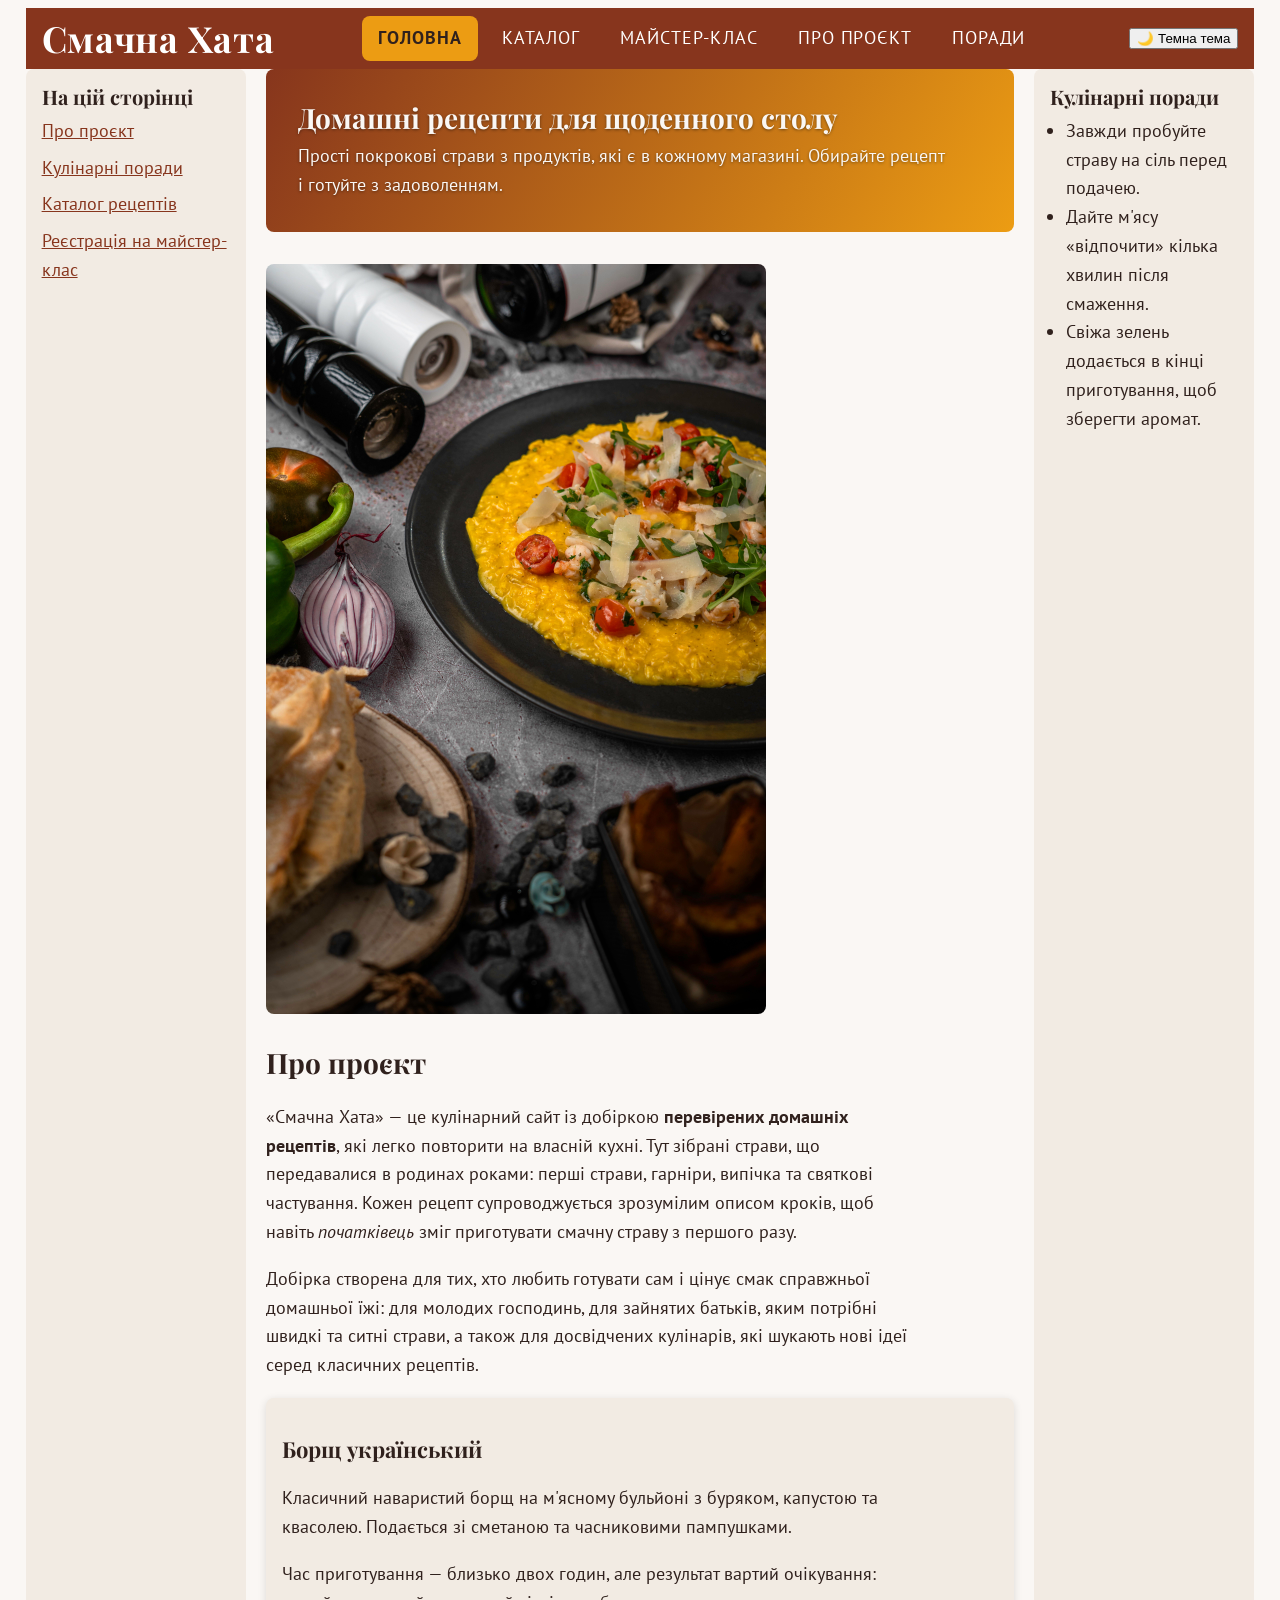
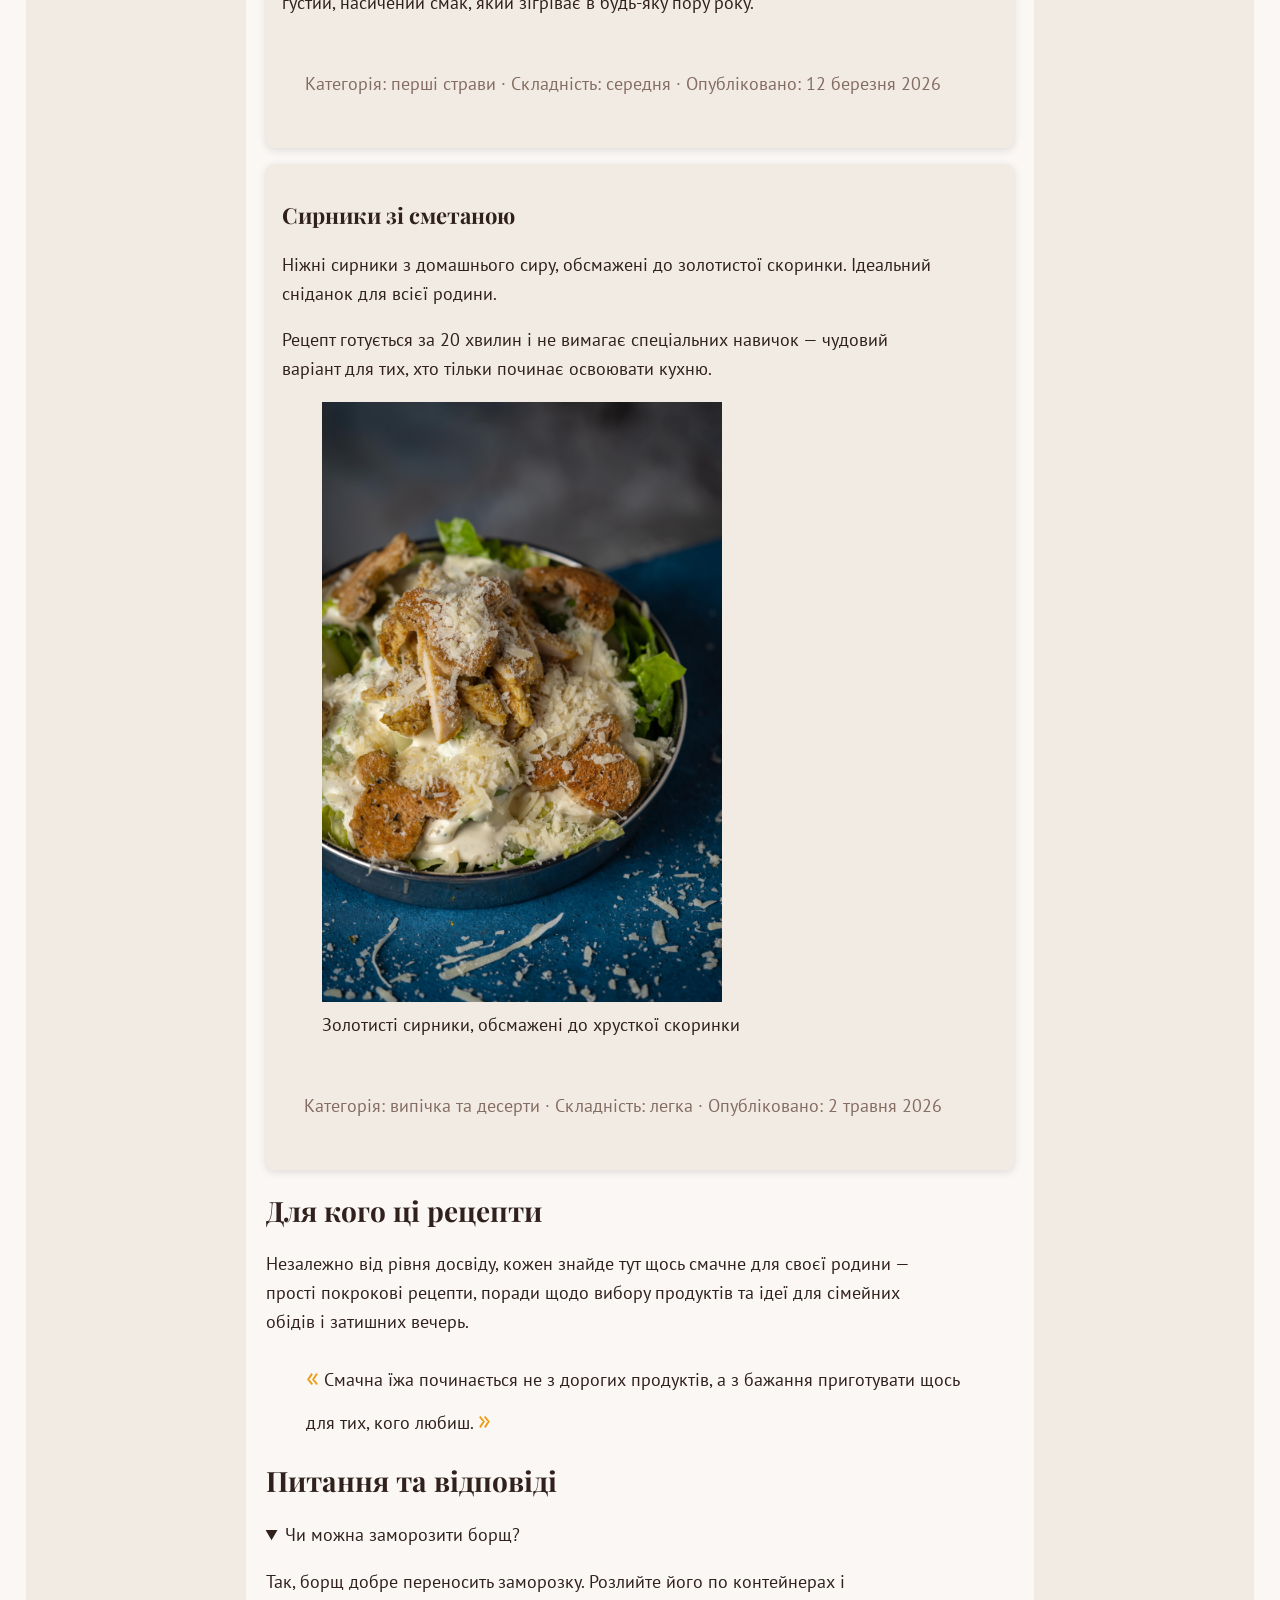
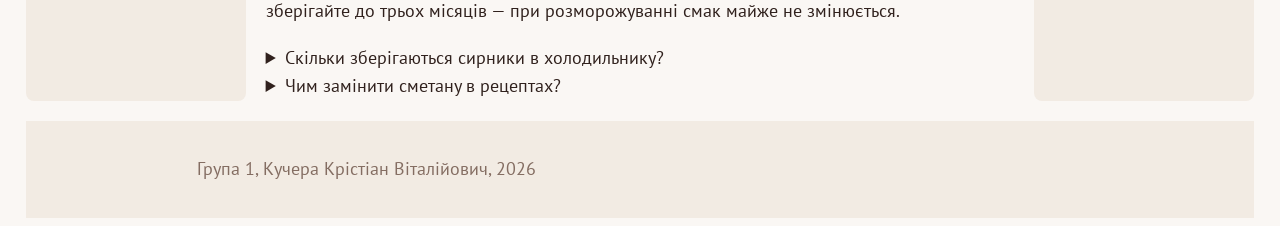
<file: index.html>
<!DOCTYPE html>
<html lang="uk">

<head>
    <meta charset="UTF-8">
    <meta name="viewport" content="width=device-width, initial-scale=1">
    <title>Смачна Хата — домашні рецепти</title>
    <link rel="stylesheet" href="css/styles.css">
    <script src="js/app.js" defer></script>
</head>

<body>

    <header class="site-header">
        <h1>Смачна Хата</h1>

        <button id="burger" class="burger" type="button" aria-expanded="false" aria-controls="menu">☰ Меню</button>
        <nav id="menu" class="menu" aria-label="Головне меню">
            <ul class="menu__list">
                <li><a href="index.html" class="current">Головна</a></li>
                <li><a href="catalog.html">Каталог</a></li>
                <li><a href="form.html">Майстер-клас</a></li>
                <li><a href="#about">Про проєкт</a></li>
                <li><a href="#tips">Поради</a></li>
            </ul>
        </nav>
        <button id="theme" type="button" aria-pressed="false">🌙 Темна тема</button>
    </header>

    <div class="layout">

        <nav class="layout__nav" aria-label="Розділи сторінки">
            <h2>На цій сторінці</h2>
            <ul>
                <li><a href="#about">Про проєкт</a></li>
                <li><a href="#tips">Кулінарні поради</a></li>
                <li><a href="catalog.html">Каталог рецептів</a></li>
                <li><a href="form.html">Реєстрація на майстер-клас</a></li>
            </ul>
        </nav>

        <main class="layout__main">
            <section class="banner">
                <h2>Домашні рецепти для щоденного столу</h2>
                <p>Прості покрокові страви з продуктів, які є в кожному магазині. Обирайте рецепт і готуйте з
                    задоволенням.</p>
            </section>
            <img src="images/borscht-dish.jpg" alt="Борщ, прикрашений свіжою зеленню" width="500" height="500"
                loading="lazy">
            <section id="about">
                <h2>Про проєкт</h2>
                <p>
                    «Смачна Хата» — це кулінарний сайт із добіркою <strong>перевірених домашніх рецептів</strong>,
                    які легко повторити на власній кухні. Тут зібрані страви, що передавалися в родинах роками:
                    перші страви, гарніри, випічка та святкові частування. Кожен рецепт супроводжується
                    зрозумілим описом кроків, щоб навіть <em>початківець</em> зміг приготувати смачну страву
                    з першого разу.
                </p>
                <p>
                    Добірка створена для тих, хто любить готувати сам і цінує смак справжньої домашньої їжі:
                    для молодих господинь, для зайнятих батьків, яким потрібні швидкі та ситні страви, а
                    також для досвідчених кулінарів, які шукають нові ідеї серед класичних рецептів.
                </p>

                <article class="card" id="promo">
                    <header>
                        <h3>Борщ український</h3>
                    </header>
                    <p>
                        Класичний наваристий борщ на м'ясному бульйоні з буряком, капустою та квасолею.
                        Подається зі сметаною та часниковими пампушками.
                    </p>
                    <p>
                        Час приготування — близько двох годин, але результат вартий очікування: густий,
                        насичений смак, який зігріває в будь-яку пору року.
                    </p>

                    <footer>
                        <p>Категорія: перші страви · Складність: середня ·
                            Опубліковано: <time datetime="2026-03-12">12 березня 2026</time>
                        </p>
                    </footer>
                </article>

                <article class="card">
                    <header>
                        <h3>Сирники зі сметаною</h3>
                    </header>
                    <p>
                        Ніжні сирники з домашнього сиру, обсмажені до золотистої скоринки. Ідеальний
                        сніданок для всієї родини.
                    </p>
                    <p>
                        Рецепт готується за 20 хвилин і не вимагає спеціальних навичок — чудовий варіант
                        для тих, хто тільки починає освоювати кухню.
                    </p>
                    <figure>
                        <img src="images/syrnyky-dish.jpg" alt="Готові сирники, викладені на тарілку" width="400"
                            height="600" loading="lazy">
                        <figcaption>Золотисті сирники, обсмажені до хрусткої скоринки</figcaption>
                    </figure>
                    <footer>
                        <p>Категорія: випічка та десерти · Складність: легка ·
                            Опубліковано: <time datetime="2026-05-02">2 травня 2026</time>
                        </p>
                    </footer>
                </article>
            </section>

            <section>
                <h2>Для кого ці рецепти</h2>
                <p>
                    Незалежно від рівня досвіду, кожен знайде тут щось смачне для своєї родини — прості
                    покрокові рецепти, поради щодо вибору продуктів та ідеї для сімейних обідів і затишних
                    вечерь.
                </p>
                <blockquote>
                    Смачна їжа починається не з дорогих продуктів, а з бажання приготувати щось для тих,
                    кого любиш.
                </blockquote>
            </section>

            <section>
                <h2>Питання та відповіді</h2>

                <details open>
                    <summary>Чи можна заморозити борщ?</summary>
                    <p>
                        Так, борщ добре переносить заморозку. Розлийте його по контейнерах і зберігайте
                        до трьох місяців — при розморожуванні смак майже не змінюється.
                    </p>
                </details>

                <details>
                    <summary>Скільки зберігаються сирники в холодильнику?</summary>
                    <p>
                        Готові сирники варто зʼїсти протягом двох днів, зберігаючи їх у закритому контейнері
                        в холодильнику. Розігрівати краще на сковороді, а не в мікрохвильовці.
                    </p>
                </details>

                <details>
                    <summary>Чим замінити сметану в рецептах?</summary>
                    <p>
                        Сметану можна замінити натуральним йогуртом без цукру — смак стане трохи легшим,
                        але текстура страви залишиться подібною.
                    </p>
                </details>
            </section>

        </main>

        <aside class="layout__aside" id="tips">
            <h2>Кулінарні поради</h2>
            <ul>
                <li>Завжди пробуйте страву на сіль перед подачею.</li>
                <li>Дайте м'ясу «відпочити» кілька хвилин після смаження.</li>
                <li>Свіжа зелень додається в кінці приготування, щоб зберегти аромат.</li>
            </ul>
        </aside>

        <footer class="layout__footer">
            <p>Група 1, Кучера Крістіан Віталійович, 2026</p>
        </footer>
    </div>

</body>

</html>
</file>
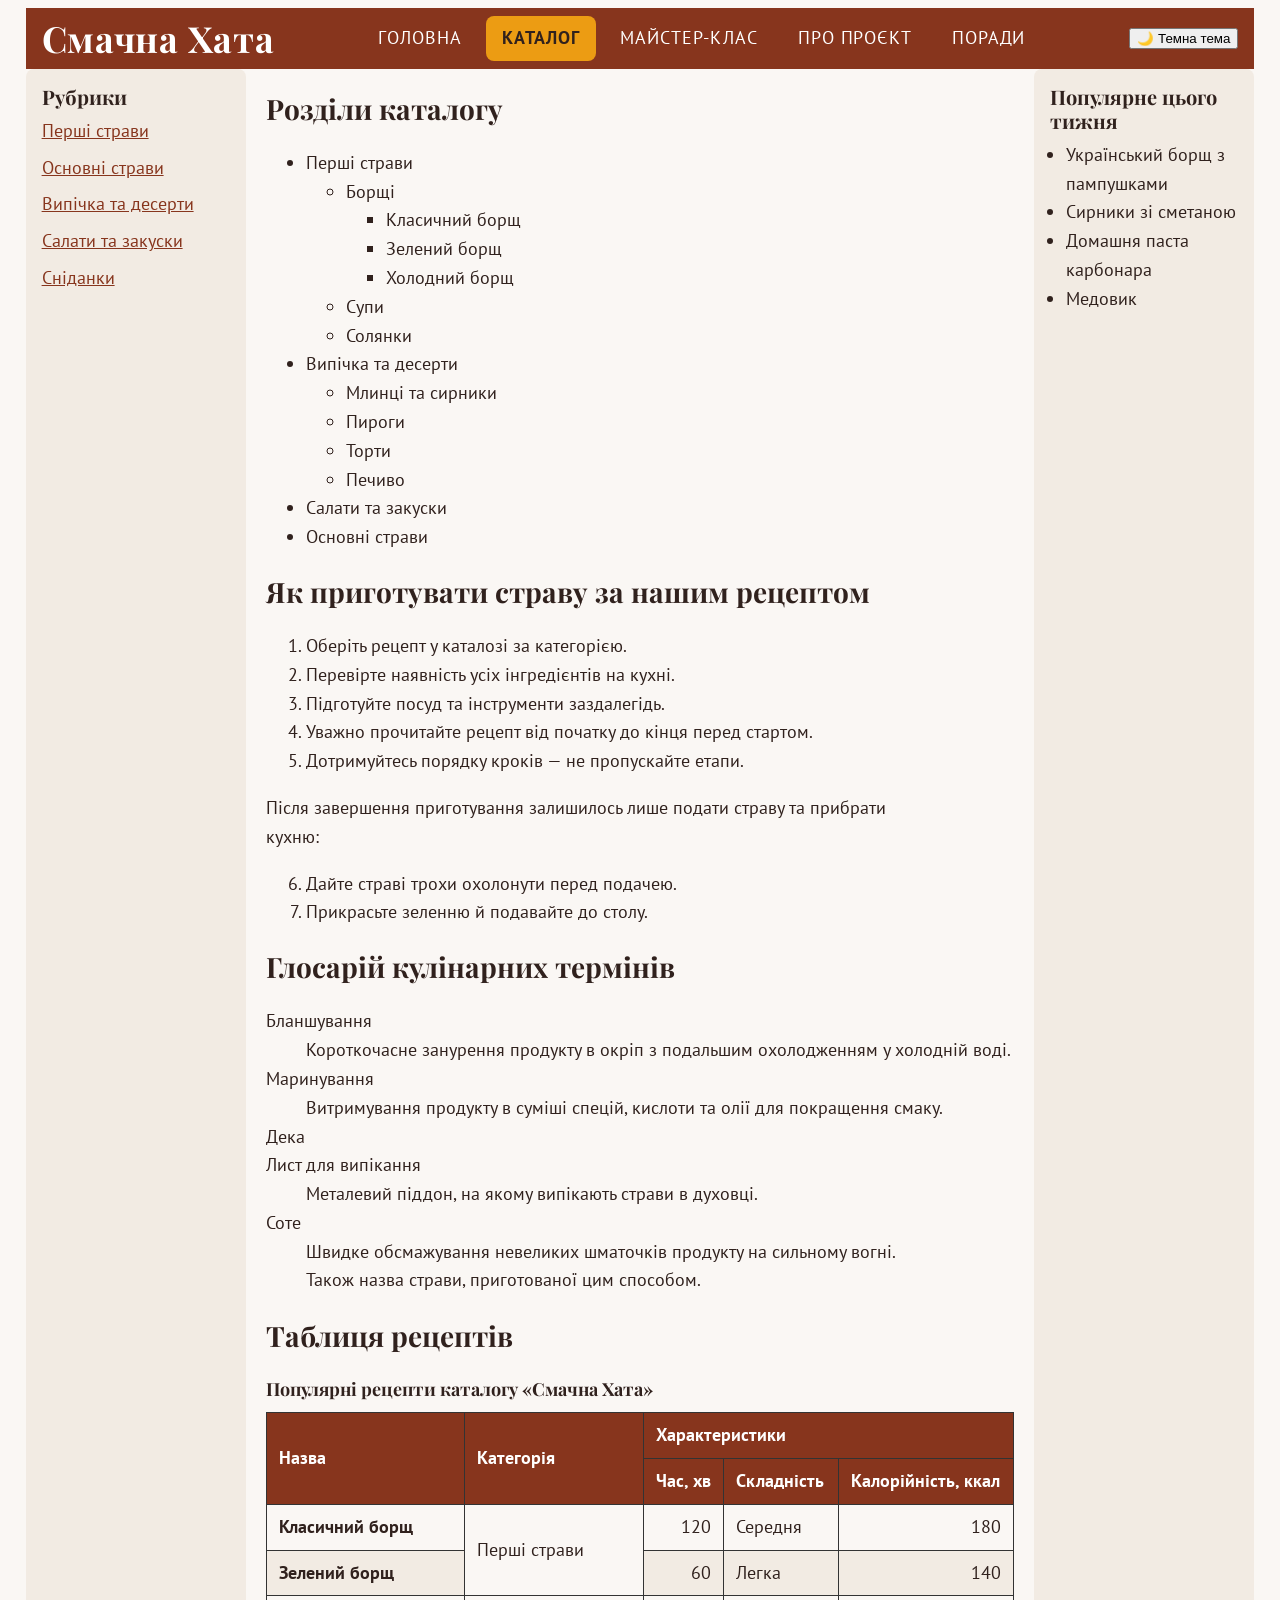
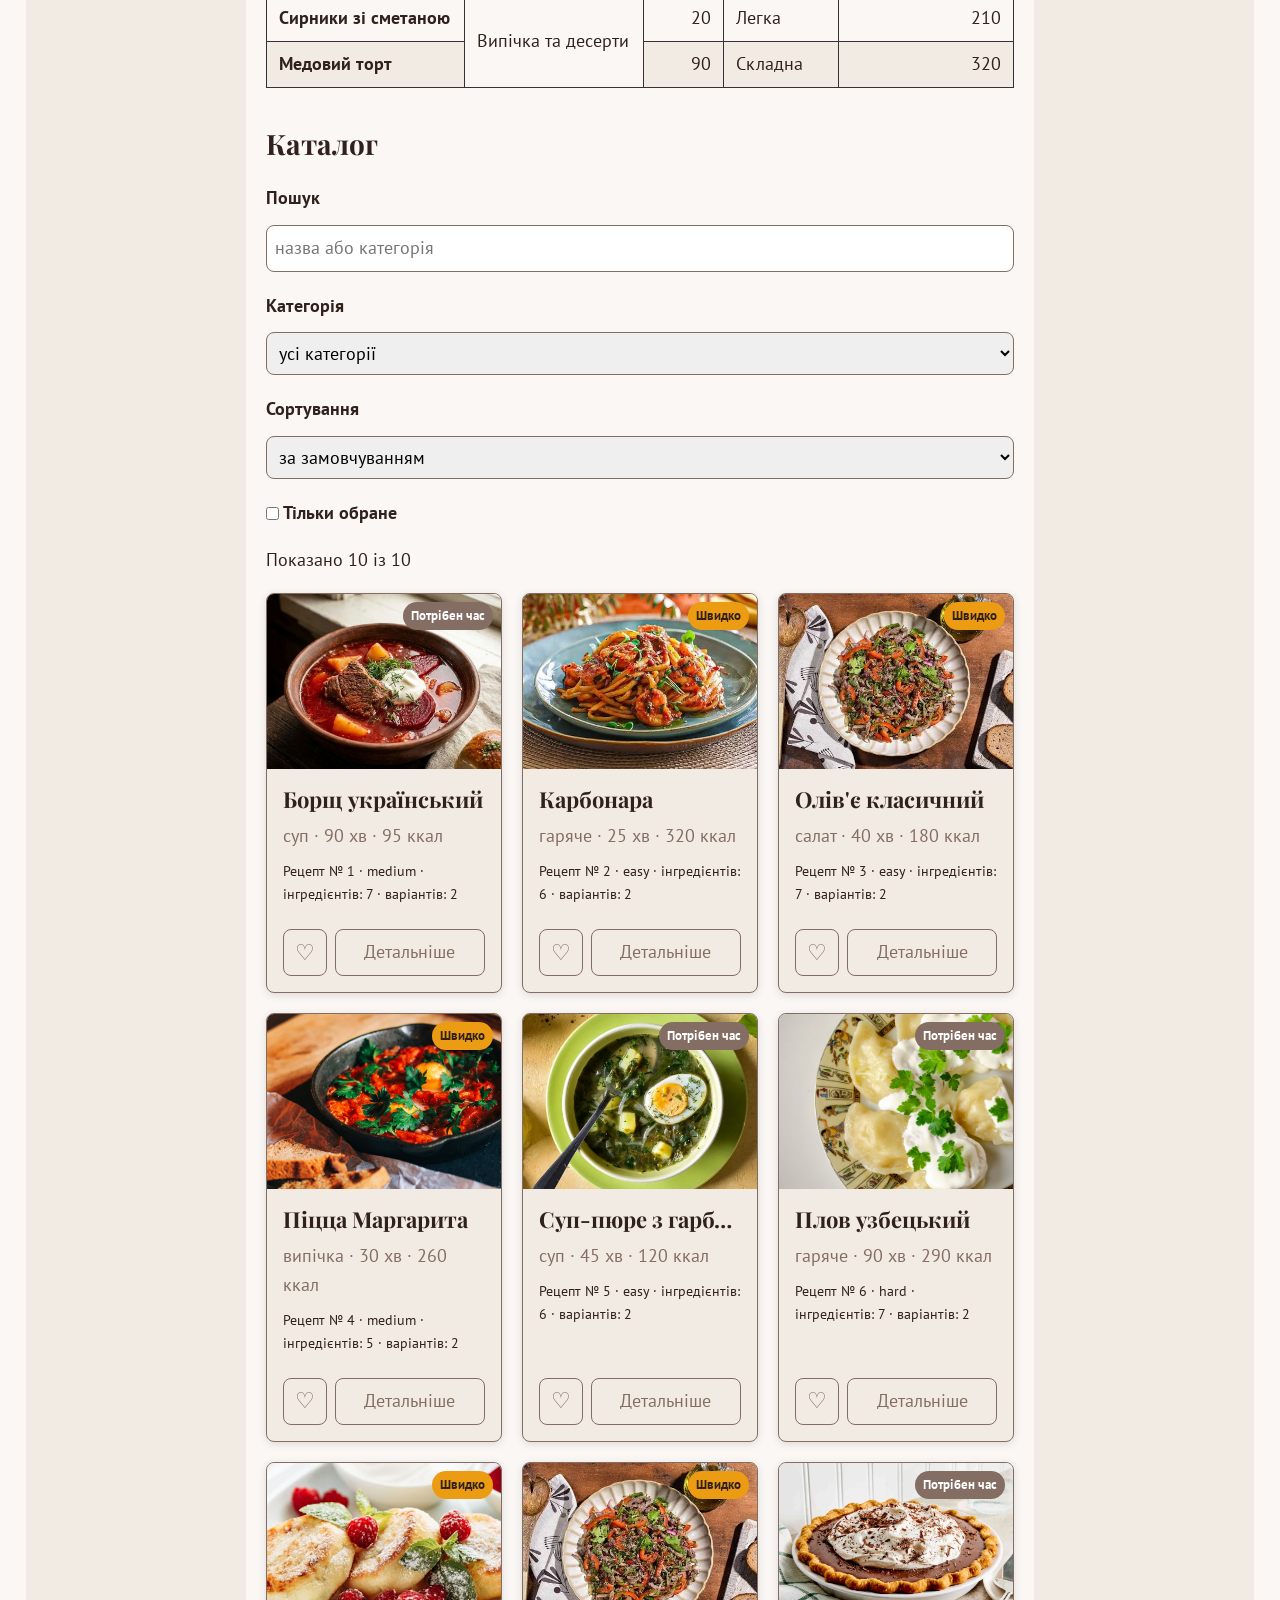
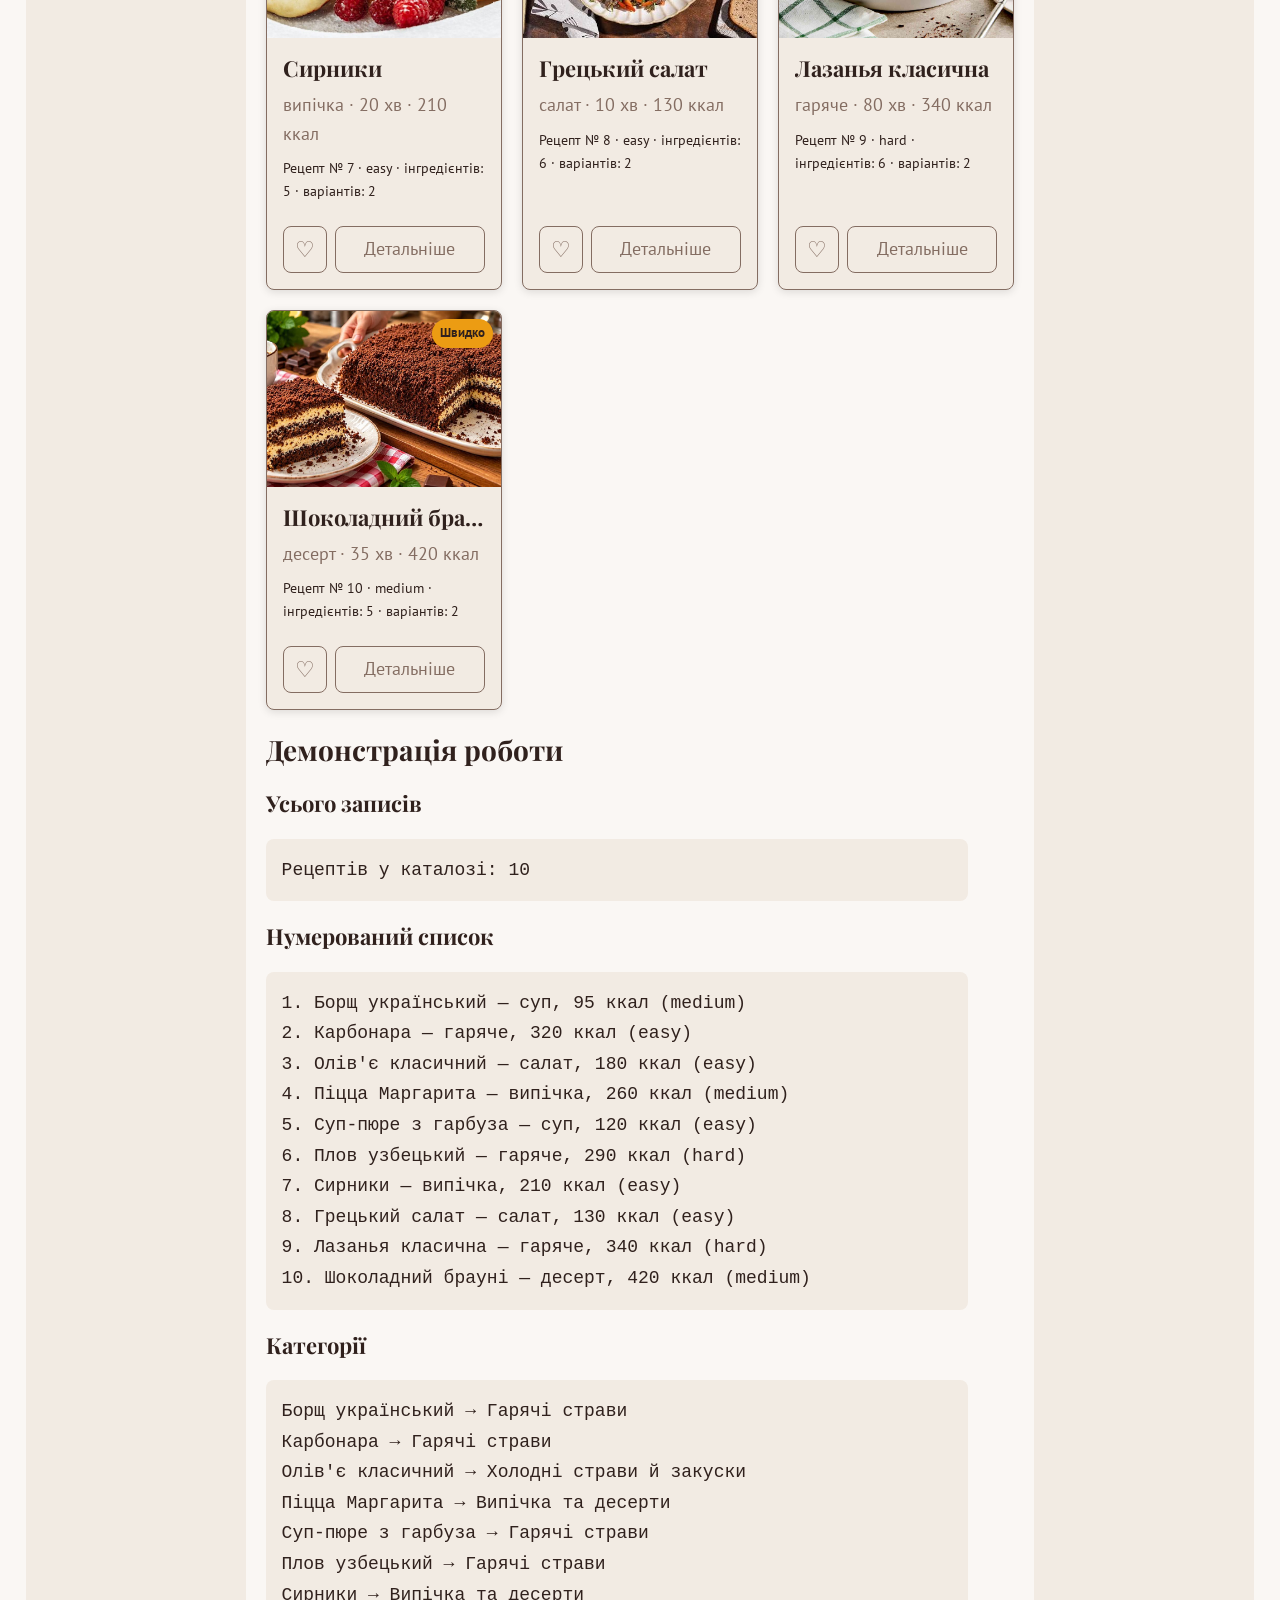
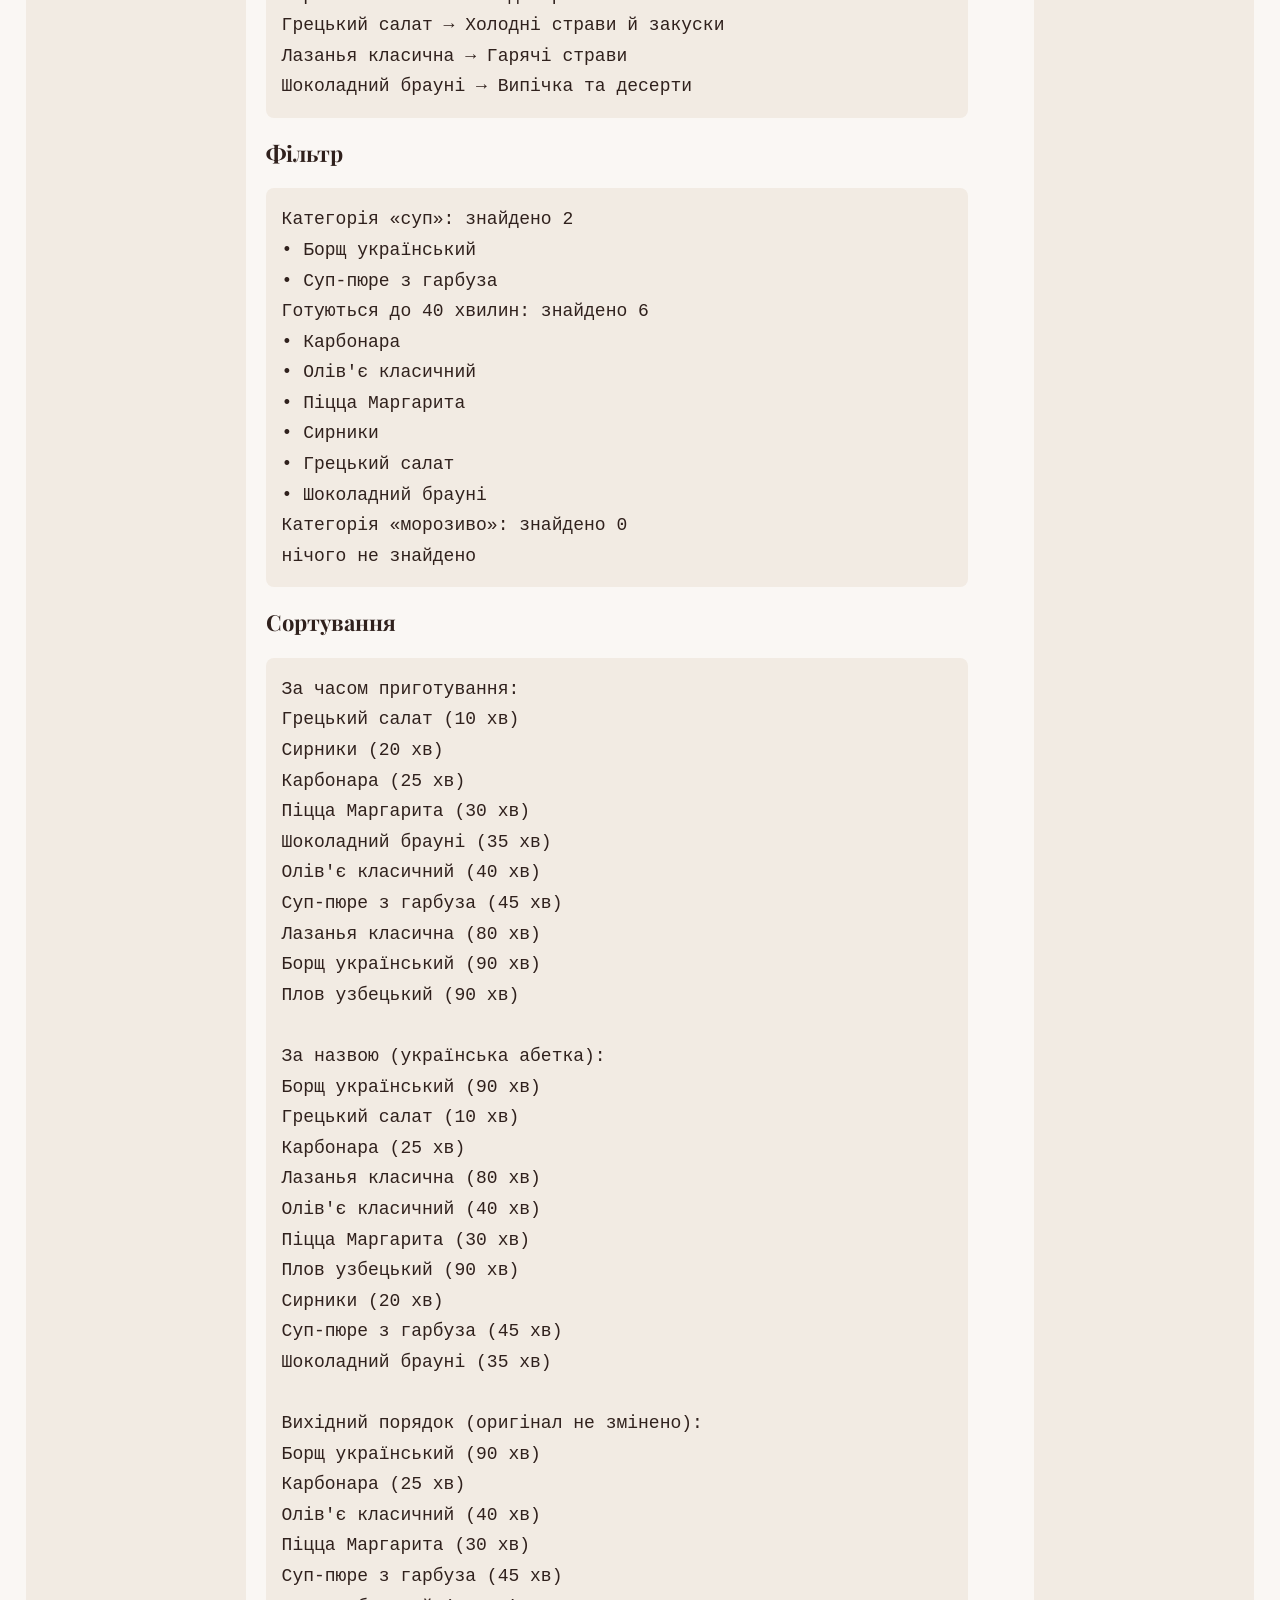
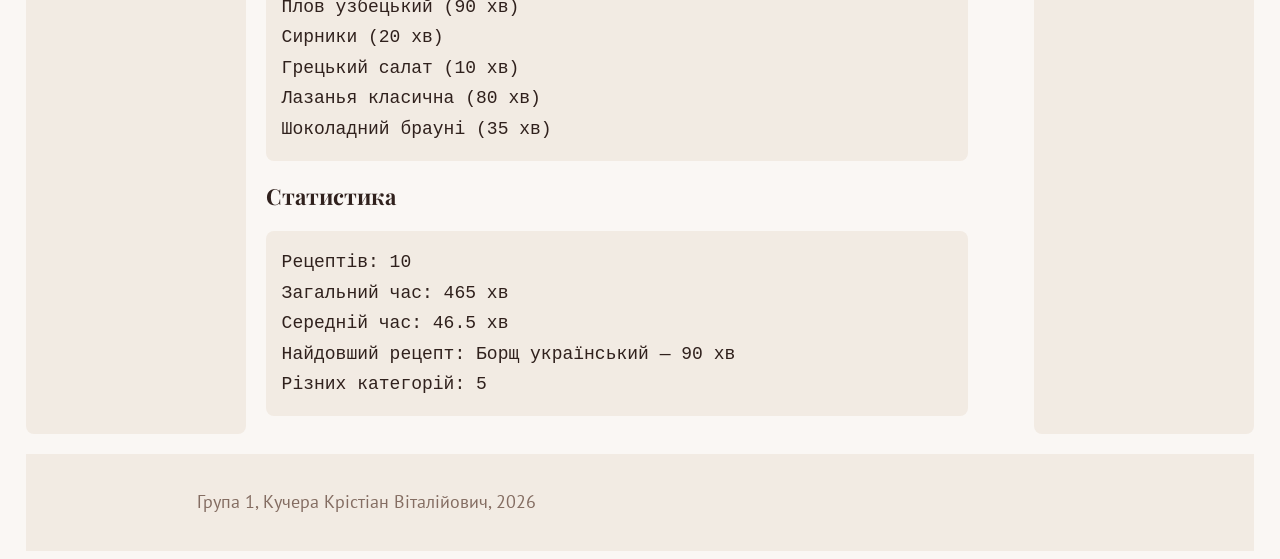
<file: catalog.html>
﻿<!DOCTYPE html>
<html lang="uk">

<head>
    <meta charset="UTF-8">
    <meta name="viewport" content="width=device-width, initial-scale=1">
    <title>Каталог рецептів — Смачна Хата</title>
    <link rel="stylesheet" href="css/styles.css">
    <script src="js/app.js" defer></script>
</head>

<body>

    <header class="site-header">
        <h1>Смачна Хата</h1>

        <button id="burger" class="burger" type="button" aria-expanded="false" aria-controls="menu">☰ Меню</button>
        <nav id="menu" class="menu" aria-label="Головне меню">
            <ul class="menu__list">
                <li><a href="index.html">Головна</a></li>
                <li><a href="catalog.html" class="current">Каталог</a></li>
                <li><a href="form.html">Майстер-клас</a></li>
                <li><a href="index.html#about">Про проєкт</a></li>
                <li><a href="index.html#tips">Поради</a></li>
            </ul>
        </nav>
        <button id="theme" type="button" aria-pressed="false">🌙 Темна тема</button>
    </header>

    <div class="layout">

        <nav class="layout__nav" aria-label="Рубрики каталогу">
            <h2>Рубрики</h2>
            <ul>
                <li><a href="#">Перші страви</a></li>
                <li><a href="#">Основні страви</a></li>
                <li><a href="#">Випічка та десерти</a></li>
                <li><a href="#">Салати та закуски</a></li>
                <li><a href="#">Сніданки</a></li>
            </ul>
        </nav>

        <main class="layout__main">

            <section>
                <h2>Розділи каталогу</h2>
                <ul>
                    <li>Перші страви
                        <ul>
                            <li>Борщі
                                <ul>
                                    <li>Класичний борщ</li>
                                    <li>Зелений борщ</li>
                                    <li>Холодний борщ</li>
                                </ul>
                            </li>
                            <li>Супи</li>
                            <li>Солянки</li>
                        </ul>
                    </li>
                    <li>Випічка та десерти
                        <ul>
                            <li>Млинці та сирники</li>
                            <li>Пироги</li>
                            <li>Торти</li>
                            <li>Печиво</li>
                        </ul>
                    </li>
                    <li>Салати та закуски</li>
                    <li>Основні страви</li>
                </ul>
            </section>

            <section>
                <h2>Як приготувати страву за нашим рецептом</h2>
                <ol>
                    <li>Оберіть рецепт у каталозі за категорією.</li>
                    <li>Перевірте наявність усіх інгредієнтів на кухні.</li>
                    <li>Підготуйте посуд та інструменти заздалегідь.</li>
                    <li>Уважно прочитайте рецепт від початку до кінця перед стартом.</li>
                    <li>Дотримуйтесь порядку кроків — не пропускайте етапи.</li>
                </ol>

                <p>
                    Після завершення приготування залишилось лише подати страву та прибрати кухню:
                </p>

                <ol start="6">
                    <li>Дайте страві трохи охолонути перед подачею.</li>
                    <li>Прикрасьте зеленню й подавайте до столу.</li>
                </ol>
            </section>

            <section>
                <h2>Глосарій кулінарних термінів</h2>
                <dl>
                    <dt>Бланшування</dt>
                    <dd>Короткочасне занурення продукту в окріп з подальшим охолодженням у холодній воді.</dd>

                    <dt>Маринування</dt>
                    <dd>Витримування продукту в суміші спецій, кислоти та олії для покращення смаку.</dd>

                    <dt>Дека</dt>
                    <dt>Лист для випікання</dt>
                    <dd>Металевий піддон, на якому випікають страви в духовці.</dd>

                    <dt>Соте</dt>
                    <dd>Швидке обсмажування невеликих шматочків продукту на сильному вогні.</dd>
                    <dd>Також назва страви, приготованої цим способом.</dd>
                </dl>
            </section>


            <section>
                <h2>Таблиця рецептів</h2>
                <div class="table-wrap">
                    <table style="border-collapse: collapse;">
                        <caption>Популярні рецепти каталогу «Смачна Хата»</caption>
                        <thead>
                            <tr>
                                <th style="border: 1px solid #333;" rowspan="2" scope="col">Назва</th>
                                <th style="border: 1px solid #333;" rowspan="2" scope="col">Категорія</th>
                                <th style="border: 1px solid #333;" colspan="3" scope="colgroup">Характеристики</th>
                            </tr>
                            <tr>
                                <th style="border: 1px solid #333;" scope="col">Час, хв</th>
                                <th style="border: 1px solid #333;" scope="col">Складність</th>
                                <th style="border: 1px solid #333;" scope="col">Калорійність, ккал</th>
                            </tr>
                        </thead>
                        <tbody>
                            <tr>
                                <th style="border: 1px solid #333;" scope="row">Класичний борщ</th>
                                <td style="border: 1px solid #333;" rowspan="2">Перші страви</td>
                                <td style="border: 1px solid #333;">120</td>
                                <td style="border: 1px solid #333;">Середня</td>
                                <td style="border: 1px solid #333;">180</td>
                            </tr>
                            <tr>
                                <th style="border: 1px solid #333;" scope="row">Зелений борщ</th>
                                <td style="border: 1px solid #333;">60</td>
                                <td style="border: 1px solid #333;">Легка</td>
                                <td style="border: 1px solid #333;">140</td>
                            </tr>
                            <tr>
                                <th style="border: 1px solid #333;" scope="row">Сирники зі сметаною</th>
                                <td style="border: 1px solid #333;" rowspan="2">Випічка та десерти</td>
                                <td style="border: 1px solid #333;">20</td>
                                <td style="border: 1px solid #333;">Легка</td>
                                <td style="border: 1px solid #333;">210</td>
                            </tr>
                            <tr>
                                <th style="border: 1px solid #333;" scope="row">Медовий торт</th>
                                <td style="border: 1px solid #333;">90</td>
                                <td style="border: 1px solid #333;">Складна</td>
                                <td style="border: 1px solid #333;">320</td>
                            </tr>
                        </tbody>
                    </table>
                </div>
            </section>
            <dialog id="details" class="details-dialog">
                <h3 id="d-title"></h3>
                <div class="details-summary">
                    <p id="d-type"></p>
                    <p id="d-time"></p>
                    <p id="d-difficulty"></p>
                </div>
                <section class="details-section" aria-labelledby="d-nutrition-title">
                    <h4 id="d-nutrition-title">Харчова цінність</h4>
                    <p id="d-nutrition"></p>
                </section>
                <section class="details-section" aria-labelledby="d-ingredients-title">
                    <h4 id="d-ingredients-title">Інгредієнти</h4>
                    <ul id="d-ingredients"></ul>
                </section>
                <section class="details-section" aria-labelledby="d-steps-title">
                    <h4 id="d-steps-title">Приготування</h4>
                    <ol id="d-steps"></ol>
                </section>
                <section class="details-section" aria-labelledby="d-variations-title">
                    <h4 id="d-variations-title">Варіанти рецепта</h4>
                    <div class="details-table-wrap">
                        <table class="details-table">
                            <thead>
                                <tr><th scope="col">Назва</th><th scope="col">Зміна</th></tr>
                            </thead>
                            <tbody id="d-variations"></tbody>
                        </table>
                    </div>
                </section>
                <button id="d-close" type="button">Закрити</button>
            </dialog>
            <section class="catalog">
                <h2>Каталог</h2>
                <div class="loader" hidden>
                    <div class="spinner" aria-hidden="true"></div>
                    <p>Завантажуємо каталог…</p>
                </div>
                <p id="load-error" class="load-error" role="alert" hidden></p>
                <div class="controls">
                    <label for="q">Пошук</label>
                    <input type="search" id="q" placeholder="назва або категорія">
                    <label for="filter">Категорія</label>
                    <select id="filter">
                        <option value="all">усі</option>
                    </select>
                    <label for="sort">Сортування</label>
                    <select id="sort">
                        <option value="default">за замовчуванням</option>
                        <option value="name-asc">за назвою</option>
                        <option value="time-asc">спочатку швидкі</option>
                        <option value="time-desc">спочатку довгі</option>
                    </select>
                    <label class="favorites-filter" for="only-favorites">
                        <input type="checkbox" id="only-favorites">
                        Тільки обране
                    </label>
                </div>
                <p id="empty" class="empty" hidden>Нічого не знайдено. Спробуйте інший запит.</p>
                <p id="count" class="results-count">Показано 0 із 10</p>
                <div class="cards" id="cards"></div>
            </section>
            <section class="demo" id="demo">
                <h2>Демонстрація роботи</h2>

                <h3>Усього записів</h3>
                <p class="js-out" id="out-count"></p>

                <h3>Нумерований список</h3>
                <p class="js-out" id="out-numbered"></p>

                <h3>Категорії</h3>
                <p class="js-out" id="out-categories"></p>

                <h3>Фільтр</h3>
                <p class="js-out" id="out-filter"></p>

                <h3>Сортування</h3>
                <p class="js-out" id="out-sorted"></p>

                <h3>Статистика</h3>
                <p class="js-out" id="out-stats"></p>
            </section>
        </main>

        <aside class="layout__aside">
            <h2>Популярне цього тижня</h2>
            <ul>
                <li>Український борщ з пампушками</li>
                <li>Сирники зі сметаною</li>
                <li>Домашня паста карбонара</li>
                <li>Медовик</li>
            </ul>
        </aside>

        <footer class="layout__footer">
            <p>Група 1, Кучера Крістіан Віталійович, 2026</p>
        </footer>

    </div>

</body>

</html>
</file>
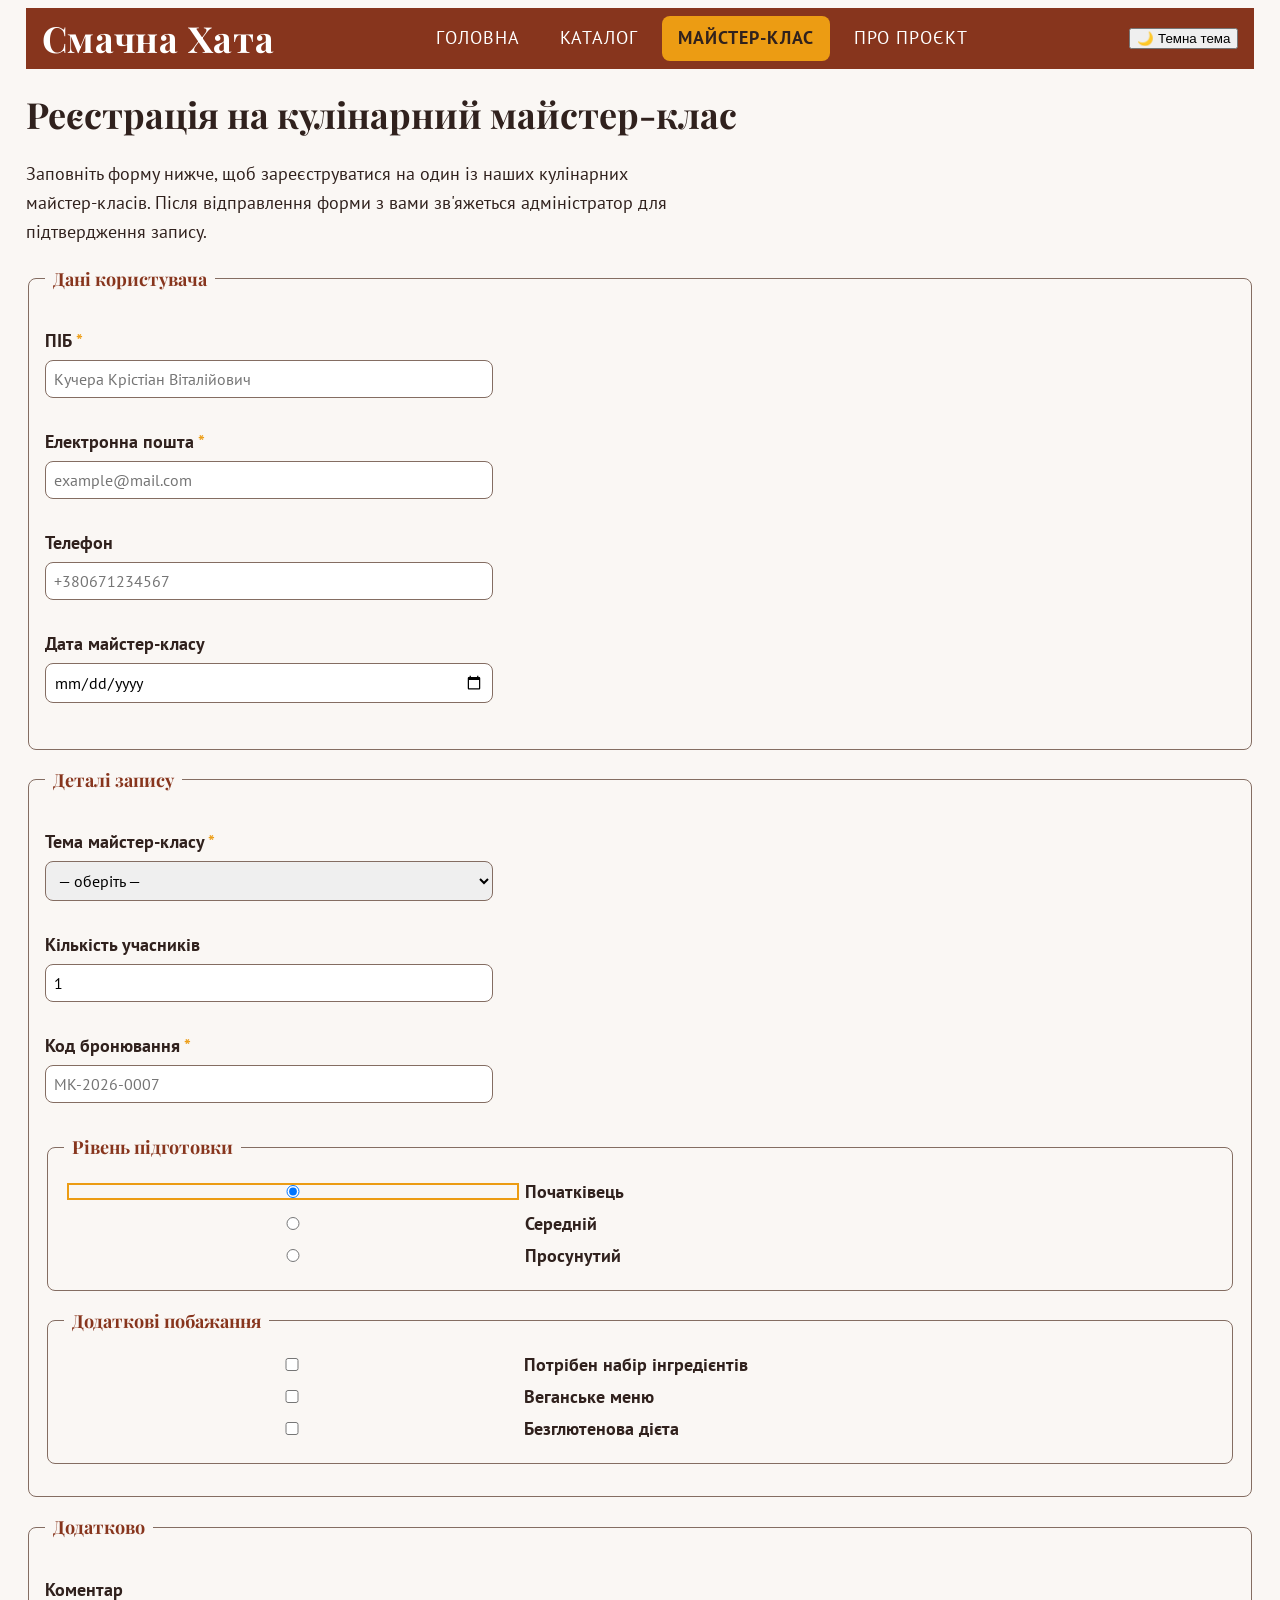
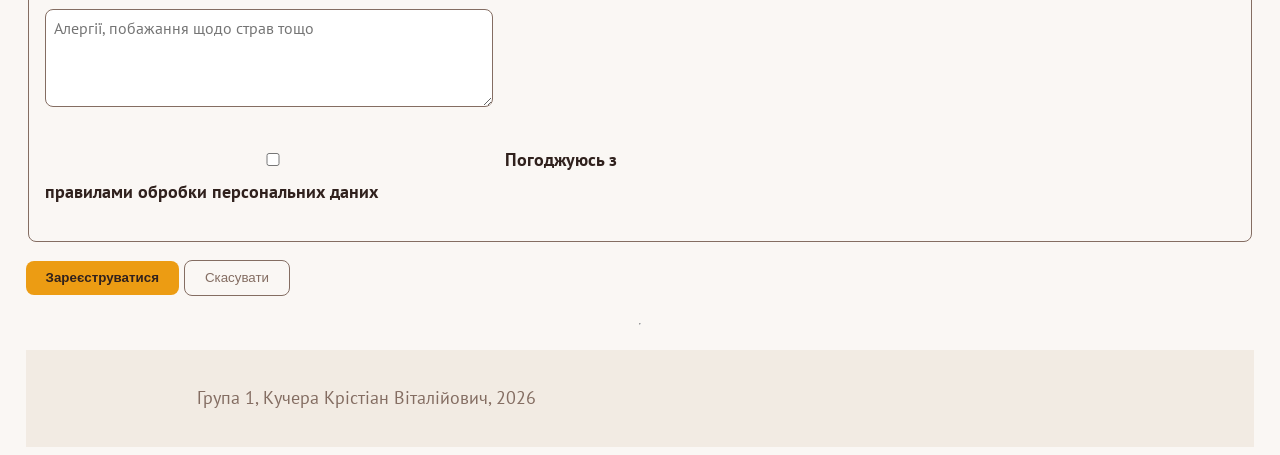
<file: form.html>
<!DOCTYPE html>
<html lang="uk">

<head>
    <meta charset="UTF-8">
    <meta name="viewport" content="width=device-width, initial-scale=1">
    <title>Реєстрація на майстер-клас — Смачна Хата</title>
    <link rel="stylesheet" href="css/styles.css">
    <script src="js/app.js" defer></script>
</head>

<body>

    <header class="site-header">
        <h1>Смачна Хата</h1>

        <button id="burger" class="burger" type="button" aria-expanded="false" aria-controls="menu">☰ Меню</button>
        <nav id="menu" class="menu" aria-label="Головне меню">
            <ul class="menu__list">
                <li><a href="index.html">Головна</a></li>
                <li><a href="catalog.html">Каталог</a></li>
                <li><a href="form.html" class="current">Майстер-клас</a></li>
                <li><a href="index.html#about">Про проєкт</a></li>
            </ul>
        </nav>
        <button id="theme" type="button" aria-pressed="false">🌙 Темна тема</button>
    </header>

    <main>

        <h1>Реєстрація на кулінарний майстер-клас</h1>
        <p>
            Заповніть форму нижче, щоб зареєструватися на один із наших кулінарних майстер-класів.
            Після відправлення форми з вами зв'яжеться адміністратор для підтвердження запису.
        </p>

        <form action="/submit" method="post" novalidate>

            <fieldset>
                <legend>Дані користувача</legend>

                <p>
                    <label for="fullname">ПІБ</label><br>
                    <input type="text" id="fullname" name="fullname" placeholder="Кучера Крістіан Віталійович"
                        autocomplete="name" required minlength="2" maxlength="60">
                    <span class="error" id="err-fullname"></span>
                </p>

                <p>
                    <label for="email">Електронна пошта</label><br>
                    <input type="email" id="email" name="email" placeholder="example@mail.com" autocomplete="email"
                        required>
                    <span class="error" id="err-email"></span>
                </p>

                <p>
                    <label for="phone">Телефон</label><br>
                    <input type="tel" id="phone" name="phone" placeholder="+380671234567" autocomplete="tel"
                        pattern="\+380\d{9}" title="Формат: +380 і рівно 9 цифр, наприклад +380671234567">
                    <span class="error" id="err-phone"></span>
                </p>

                <p>
                    <label for="visitDate">Дата майстер-класу</label><br>
                    <input type="date" id="visitDate" name="visitDate" min="2026-09-01" max="2027-06-30">
                    <span class="error" id="err-visitDate"></span>
                </p>
            </fieldset>

            <fieldset>
                <legend>Деталі запису</legend>

                <p>
                    <label for="topic">Тема майстер-класу</label><br>
                    <select id="topic" name="topic" required>
                        <option value="">— оберіть —</option>
                        <option value="borscht">Борщ та перші страви</option>
                        <option value="baking">Випічка та десерти</option>
                        <option value="pasta">Паста та італійська кухня</option>
                        <option value="asian">Азійська кухня</option>
                    </select>
                    <span class="error" id="err-topic"></span>
                </p>

                <p>
                    <label for="participants">Кількість учасників</label><br>
                    <input type="number" id="participants" name="participants" min="1" max="5" step="1" value="1">
                    <span class="error" id="err-participants"></span>
                </p>

                <p>
                    <label for="bookingCode">Код бронювання</label><br>
                    <input type="text" id="bookingCode" name="bookingCode" placeholder="MK-2026-0007"
                        pattern="MK-\d{4}-\d{3,4}" title="Формат: MK-РІК-НОМЕР, наприклад MK-2026-0007" required>
                    <span class="error" id="err-bookingCode"></span>
                </p>

                <fieldset>
                    <legend>Рівень підготовки</legend>

                    <label><input type="radio" name="level" value="beginner" checked> Початківець</label><br>
                    <label><input type="radio" name="level" value="intermediate"> Середній</label><br>
                    <label><input type="radio" name="level" value="advanced"> Просунутий</label>
                </fieldset>

                <fieldset>
                    <legend>Додаткові побажання</legend>

                    <label><input type="checkbox" name="extras" value="ingredients"> Потрібен набір
                        інгредієнтів</label><br>
                    <label><input type="checkbox" name="extras" value="vegan"> Веганське меню</label><br>
                    <label><input type="checkbox" name="extras" value="glutenfree"> Безглютенова дієта</label>
                </fieldset>
            </fieldset>

            <fieldset>
                <legend>Додатково</legend>

                <p>
                    <label for="comment">Коментар</label><br>
                    <textarea id="comment" name="comment" rows="4" minlength="10" maxlength="300"
                        placeholder="Алергії, побажання щодо страв тощо"></textarea>
                    <span class="error" id="err-comment"></span>
                </p>

                <p>
                    <label>
                        <input type="checkbox" id="consent" name="consent" value="yes" required>
                        Погоджуюсь з правилами обробки персональних даних
                    </label>
                    <span class="error" id="err-consent"></span>
                </p>
            </fieldset>

            <p>
                <button type="submit">Зареєструватися</button>
                <button type="reset">Скасувати</button>
            </p>

        </form>
        <div id="toast" class="toast" role="status" aria-live="polite" hidden></div>

    </main>

    <hr>

    <footer>
        <p>Група 1, Кучера Крістіан Віталійович, 2026</p>
    </footer>

</body>

</html>
</file>
<file: css/styles.css>
/* =========================================================
   Смачна Хата — кулінарний сайт
   Варіант: домашні рецепти
   Кучера Крістіан Віталійович, Група 1, вересень 2026
   ========================================================= */

/* Шрифти з Google Fonts (з кирилицею) */
@import url('https://fonts.googleapis.com/css2?family=Playfair+Display:wght@700&family=PT+Sans:wght@400;700&display=swap');

*,
*::before,
*::after {
    box-sizing: border-box;
}

/* max-width: 100% не дає зображенню бути ширшим за свій блок: без цього одна
   завелика картинка розпирає сторінку, і на телефоні з’являється горизонтальна
   прокрутка. height: auto зберігає пропорції, коли ширина стискається. */
img,
video,
iframe {
    max-width: 100%;
    height: auto;
}

/* ===== Адаптив (mobile-first) =====
   база              — телефон,  ≤ 767px
   min-width: 768px  — планшет,  768–1023px
   min-width: 1024px — десктоп,  ≥ 1024px
   Усі медіазапити пишемо тільки через min-width і ставимо поруч
   із компонентом, якого вони стосуються. */

:root {
    /* Палітра варіанта */
    --color-brand: hsl(14 65% 32%);
    --color-accent: hsl(38 85% 50%);
    --color-bg: hsl(30 40% 97%);
    --color-surface: hsl(30 35% 92%);
    --color-text: hsl(15 25% 15%);
    --color-muted: hsl(20 15% 45%);

    /* Інші змінні */
    --radius: 0.5rem;
    --space: 1rem;
    --shadow: 0 2px 8px rgb(0 0 0 / 12%);
    --font-heading: "Playfair Display", Georgia, "Times New Roman", serif;
    --font-body: "PT Sans", "Segoe UI", Arial, sans-serif;

    /* Розміри */
    --space-xs: 0.25rem;
    --space-sm: 0.5rem;
    --space-md: 1rem;
    --space-lg: 2rem;
    --card-width: 260px;
    /* Макет */
    --gap: 1.25rem;
    --min-col: 240px;
    --sidebar: 220px;
}

/* Базова типографіка */
img {
    max-width: 100%;
}

body {
    font-family: var(--font-body);
    font-size: 1.125rem;
    line-height: 1.6;
    color: var(--color-text);
    background-color: var(--color-bg);
}

h1,
h2,
h3 {
    font-family: var(--font-heading);
    line-height: 1.2;
}

h1 {
    font-size: clamp(1.75rem, 6vw, 2.25rem);
}

h2 {
    font-size: clamp(1.4rem, 4.5vw, 1.75rem);
}

h3 {
    font-size: 1.375rem;
}

p {
    max-width: 65ch;
}

/* Якщо --shadow раптом не оголошено — підстрахуємось запасним значенням */
article {
    background-color: var(--color-surface);
    border-radius: var(--radius);
    padding: var(--space);
    box-shadow: var(--shadow, 0 2px 8px rgb(0 0 0 / 10%));
    margin-bottom: var(--space);
}

/* --- Шапка сайту --- */
header {
    background-color: var(--color-brand);
    color: white;
    padding: var(--space);
}

header h1 {
    color: white;
    margin-top: 0;
}

/* --- Шапка і меню на Flexbox --- */
.site-header {
    display: flex;
    flex-wrap: wrap;
    align-items: center;
    justify-content: space-between;
    gap: var(--gap);
}

.site-header h1 {
    margin: 0;
}

.menu__list {
    display: flex;
    flex-wrap: wrap;
    gap: var(--space-sm);
    list-style: none;
    margin: 0;
    padding: 0;
}

.menu a {
    display: block;
    padding: var(--space-sm) var(--space-md);
    text-decoration: none;
    text-transform: uppercase;
    /* letter-spacing задаємо тут, де текст великими літерами */
    letter-spacing: 0.05em;
    border-radius: var(--radius);
}

/* .menu a:link сильніше за загальне a:link, тому колір меню не перебивається */
.menu a:link,
.menu a:visited {
    color: white;
}

.menu a:hover,
.menu a.current:link,
.menu a.current:visited {
    background-color: var(--color-accent);
    color: var(--color-text);
}

.menu a.current {
    font-weight: bold;
}

/* --- Підвал сайту --- */
footer {
    background-color: var(--color-surface);
    color: var(--color-muted);
    padding: var(--space);
    text-align: center;
    margin-top: var(--space);
}

/* --- Таблиця каталогу --- */
table {
    border-collapse: collapse;
    width: 100%;
    margin-bottom: var(--space);
}

/* Широка таблиця прокручується всередині свого контейнера, а не всією сторінкою */
.table-wrap {
    overflow-x: auto;
}

.table-wrap table {
    min-width: 36rem;
}

caption {
    text-align: left;
    font-weight: bold;
    margin-bottom: 0.5rem;
    font-family: var(--font-heading);
}

th,
td {
    border: 1px solid var(--color-muted);
    padding: 0.5rem 0.75rem;
    text-align: left;
}

thead th {
    background-color: var(--color-brand);
    color: white;
}

/* Рахуємо колонки з кінця рядка — так вирівнювання не зсувається
   через rowspan у стовпці "Категорія" */
tbody td:nth-last-child(1),
tbody td:nth-last-child(3) {
    text-align: right;
}

/* 2n = кожен другий рядок (парні) */
tbody tr:nth-child(2n) {
    background-color: var(--color-surface);
}

tbody tr:hover {
    background-color: var(--color-accent);
}

/* --- Форма реєстрації --- */
fieldset {
    border: 1px solid var(--color-muted);
    border-radius: var(--radius);
    padding: var(--space);
    margin-bottom: var(--space);
}

legend {
    font-family: var(--font-heading);
    font-weight: bold;
    padding: 0 0.5rem;
    color: var(--color-brand);
}

label {
    font-weight: bold;
}

input,
select,
textarea {
    width: 100%;
    max-width: 28rem;
    padding: 0.5rem;
    margin-top: 0.25rem;
    margin-bottom: 0.75rem;
    border: 1px solid var(--color-muted);
    border-radius: var(--radius);
    font-family: var(--font-body);
    font-size: 1rem;
}

/* Автоматична зірочка на обов'язкових полях, без правок у розмітці */
label:has(~ input:required)::after,
label:has(~ select:required)::after {
    content: " *";
    color: var(--color-accent);
}

/* Підсвічуємо тільки під час фокусу — інакше форма виглядала б
   "зламаною" червоним кольором одразу після завантаження сторінки */
input:focus:invalid {
    border-color: #b3261e;
    background-color: hsl(4 60% 96%);
}

input:focus:valid {
    border-color: #2e7d32;
    background-color: hsl(120 40% 96%);
}

/* --- Кнопки --- */
button[type="submit"] {
    background-color: var(--color-accent);
    color: var(--color-text);
    border: none;
    padding: 0.6rem 1.25rem;
    border-radius: var(--radius);
    font-weight: bold;
    cursor: pointer;
}

button[type="reset"] {
    background-color: transparent;
    color: var(--color-muted);
    border: 1px solid var(--color-muted);
    padding: 0.6rem 1.25rem;
    border-radius: var(--radius);
    cursor: pointer;
}

/* =========================================================
   Обов'язковий набір селекторів
   ========================================================= */

/* Заокруглюємо тільки крайні пункти меню */
nav li:first-child a {
    border-top-left-radius: var(--radius);
    border-bottom-left-radius: var(--radius);
}

nav li:last-child a {
    border-top-right-radius: var(--radius);
    border-bottom-right-radius: var(--radius);
}

/* Підсвічуємо обраний перемикач/прапорець */
input[type="radio"]:checked,
input[type="checkbox"]:checked {
    outline: 2px solid var(--color-accent);
}

/* Лапки навколо цитати */
blockquote::before {
    content: "«";
    color: var(--color-accent);
    font-size: 1.5em;
}

blockquote::after {
    content: "»";
    color: var(--color-accent);
    font-size: 1.5em;
}

/* Комбінатор-нащадок (пробіл) використовується по всьому файлу вище.
   Тут — ще два типи: */

/* ">" — тільки h1, що є прямим нащадком header */
header>h1 {
    letter-spacing: 0.02em;
}

/* "+" — тільки абзац одразу після h2 */
h2+p {
    margin-top: 0.5rem;
}

/* Позначаємо зовнішні посилання стрілочкою */
a[href^="http"]::after {
    content: " ↗";
    color: var(--color-accent);
}

/* --- Стани посилань LVHFA ---
   Порядок важливий: усі стани мають однакову вагу, тому виграє
   те правило, яке стоїть у файлі нижче. Порушиш порядок —
   і, наприклад, :hover перестане працювати нормально. */
a:link {
    color: var(--color-brand);
}

a:visited {
    color: var(--color-muted);
}

a:hover {
    color: var(--color-accent);
}

a:focus-visible {
    outline: 2px solid var(--color-accent);
    outline-offset: 2px;
}

a:active {
    color: var(--color-text);
}

/* =========================================================
   Демонстрація специфічності
   h3          → (0,0,1)
   .card h3    → (0,1,1)
   #promo h3   → (1,1,1)  ← перемагає, бо є id
   ========================================================= */
/* h3       { color: var(--color-text); } */
/* .card h3 { color: var(--color-muted); } */
#promo h3 {
    color: var(--color-text);
}

/* inline style="color: green;" переміг би все вище — у нього
   специфічність вища за будь-який id. Тому inline-стилі й не
   використовують для нормальної стилізації. */
/* <h3 style="color: green;">Борщ український</h3> */


/* ===== Картки каталогу ===== */
.cards {
    display: grid;
    grid-template-columns: repeat(auto-fit, minmax(var(--min-col), 1fr));
    gap: var(--gap);
    margin: var(--space-md) 0 0;
}


/* 1 / 2 / 3 картки в ряд змінюємо мінімальною шириною колонки,
   а не кількістю колонок: auto-fit сам вирішує, скільки влізе */
@media (min-width: 768px) {
    .cards {
        --min-col: 220px;
    }
}

@media (min-width: 1024px) {
    .cards {
        --min-col: 200px;
    }
}

/* Пишемо .cards .card, щоб не зачепити статті-картки на головній з LR4.
   Падінг від правила article тут скидаємо: картинка має йти від краю до краю. */
.cards .card {
    transition: transform 250ms ease, box-shadow 250ms ease;
    display: flex;
    flex-direction: column;
    margin: 0;
    padding: 0;
    background-color: var(--color-surface);
    border: 1px solid var(--color-muted);
    border-radius: var(--radius);
    box-shadow: var(--shadow);
    /* overflow: hidden обрізає кути картинки по заокругленню картки, інакше вони б стирчали */
    overflow: hidden;
}

.card__body {
    padding: var(--space-md);
}

.card__img {
    /* block, бо img за замовчуванням рядковий і лишає під собою зайві пікселі */
    transition: transform 400ms ease;
    flex-shrink: 0;
    display: block;
    width: 100%;
    aspect-ratio: 4 / 3;
    object-fit: cover;
    object-position: center;
}

/* Три крапки працюють тільки всі разом: nowrap + overflow + ellipsis */
.card__title {
    margin: 0 0 var(--space-sm);
    line-height: 1.3;
    white-space: nowrap;
    overflow: hidden;
    text-overflow: ellipsis;
}

.card__meta,
.card__id {
    margin: 0 0 var(--space-sm);
}

.card__meta {
    color: var(--color-muted);
}

.card__id {
    font-size: 0.9rem;
}


/* ===== Бейдж і липка шапка ===== */

/* Абсолютний елемент рахує top і right від найближчого предка з position,
   відмінним від static. Без relative такого предка в картки немає, і в моєму
   експерименті бейджі злетіли в правий верхній кут усієї сторінки й склались
   купою в одному місці. */
.cards .card {
    position: relative;
}

.card__badge {
    position: absolute;
    top: var(--space-sm);
    right: var(--space-sm);
    padding: var(--space-xs) var(--space-sm);
    background-color: var(--color-accent);
    color: var(--color-text);
    font-size: 0.8rem;
    font-weight: bold;
    border-radius: 999px;
}

.card__badge--out {
    background-color: var(--color-muted);
    color: white;
}

/* z-index працює лише на елементах з position, тому шапці потрібні обидва:
   sticky її прилипає, а z-index тримає над картками, у яких теж є position.
   Пишемо body > header, щоб не зробити липкими header усередині статей. */
body>header {
    padding: var(--space-sm) var(--space-md);
    background-color: var(--color-brand);
}

/* На телефоні відкрите меню займало б пів екрана, тому шапка
   стає липкою з планшета */
@media (min-width: 768px) {
    body>header {
        position: sticky;
        top: 0;
        z-index: 10;
    }
}

main>img {
    display: block;
    max-width: 100%;
    height: auto;
    margin: 0 0 var(--space-lg);
    border-radius: var(--radius);
}


/* ===== Градієнтний банер ===== */
.banner {
    width: min(100%, 900px);
    margin: 0 auto var(--space-lg);
    padding: var(--space-lg);
    border-radius: var(--radius);
    color: var(--color-bg);
    background-image: linear-gradient(120deg, var(--color-brand), var(--color-accent));
    /* тінь, щоб світлий кінець градієнта не з'їдав літери */
    text-shadow: 0 1px 3px rgb(0 0 0 / 45%);
}

.banner h2 {
    margin: 0 0 var(--space-sm);
}

.banner p {
    margin: 0;
}

article header {
    background-color: transparent;
    color: inherit;
    padding: 0;
}

/* ===== Макет сторінки через grid-template-areas ===== */
/* База — телефон: одна колонка, зони йдуть одна за одною */
.layout {
    display: grid;
    gap: var(--gap);
    grid-template-columns: 1fr;
    grid-template-rows: auto 1fr auto auto;
    /* росте main, щоб футер стояв унизу */
    grid-template-areas:
        "nav"
        "main"
        "side"
        "foot";
}

/* Планшет: дві колонки */
@media (min-width: 768px) {
    .layout {
        grid-template-columns: 2fr 1fr;
        grid-template-rows: auto 1fr auto;
        grid-template-areas:
            "nav  nav"
            "main side"
            "foot foot";
    }
}

/* Десктоп: повна схема з LR6 */
@media (min-width: 1024px) {
    .layout {
        grid-template-columns: var(--sidebar) 1fr var(--sidebar);
        grid-template-rows: 1fr auto;
        grid-template-areas:
            "nav  main side"
            "foot foot foot";
    }
}

.layout__nav {
    grid-area: nav;
}

.layout__main {
    grid-area: main;
    min-width: 0;
    /* без цього широка таблиця розпирала б середню колонку */
}

.layout__aside {
    grid-area: side;
}

.layout__footer {
    grid-area: foot;
    margin-top: 0;
    /* відступ зверху вже дає gap сітки */
}

/* Бічні колонки */
.layout__nav,
.layout__aside {
    padding: var(--space-md);
    background-color: var(--color-surface);
    border-radius: var(--radius);
}

.layout__nav h2,
.layout__aside h2 {
    font-size: 1.25rem;
    margin: 0 0 var(--space-sm);
}

.layout__nav ul {
    display: grid;
    gap: var(--space-sm);
    list-style: none;
    margin: 0;
    padding: 0;
}

.layout__aside ul {
    margin: 0;
    padding-left: var(--space-md);
}

/* ===== Притиснутий футер ===== */
/* Росте .layout (а на form.html, де макета немає, росте main). flex: 1 віддає
   йому весь вільний простір колонки body. height: 100% тут не годиться: поруч
   ще шапка і футер, і разом вони вилізли б за межі вікна. */
body {
    display: flex;
    flex-direction: column;
    min-height: 100vh;
    width: min(100%, 1200px);
    /* макет не розтягується на широких моніторах */
    margin: 0 auto;
    /* і стоїть по центру */
    padding: var(--space-sm);
}

.layout {
    flex: 1;
    /* ряд зі змістом росте, ряд футера лишається по вмісту */
}

main {
    flex: 1;
}

/* ===== Кнопки внизу першої картки ===== */
.card__actions {
    display: flex;
    flex-wrap: wrap;
    gap: var(--space-sm);
    margin: auto var(--space-md) var(--space-md);
}

/* усередині обгортки відступи вже дає вона сама */
.card__actions .card__action {
    margin: 0;
    flex: 1;
}

.card__actions button {
    flex: 1;
    padding: var(--space-sm) var(--space-md);
    font: inherit;
    color: var(--color-muted);
    background-color: transparent;
    border: 1px solid var(--color-muted);
    border-radius: var(--radius);
    cursor: pointer;
}

.card__actions .favorite-toggle {
    flex: 0 0 2.75rem;
    padding-inline: 0.35rem;
    font-size: 1.35rem;
    line-height: 1;
}

.card__actions .favorite-toggle[aria-pressed="true"] {
    color: #b42318;
    border-color: #b42318;
}

/* ===== Модальне вікно ===== */
/* z-index тут не потрібен: showModal() виводить вікно в top layer, окремий шар
   браузера над усією сторінкою. Шапка з LR5 жила в одному шарі з картками і
   змагалась із ними за порядок накладання, тому їй z-index був потрібен. */
dialog {
    width: min(90%, 420px);
    padding: var(--space-lg);
    border: none;
    border-radius: var(--radius);
    background-color: var(--color-surface);
    color: var(--color-text);
    box-shadow: 0 12px 28px rgb(0 0 0 / 35%);
}

/* затемнення малює браузер, окремий елемент для нього не потрібен */
dialog::backdrop {
    background: rgb(0 0 0 / 55%);
}

/* Поки модалка відкрита, блокуємо прокручування сторінки позаду */
body:has(dialog[open]) {
    overflow: hidden;
}

dialog h2 {
    margin-top: 0;
}

dialog button {
    padding: var(--space-sm) var(--space-md);
    font: inherit;
    font-weight: bold;
    background-color: var(--color-accent);
    color: var(--color-text);
    border: none;
    border-radius: var(--radius);
    cursor: pointer;
}

:root.dark-theme {
    color-scheme: dark;
    --color-brand: #512e1f;
    --color-accent: #5dade2;
    --color-bg: #1b2631;
    --color-surface: #22313f;
    --color-text: #eaeded;
    --color-muted: #bdc3c7;
}

:root.light-theme {
    color-scheme: light;
    --color-brand: hsl(14 65% 32%);
    --color-accent: hsl(38 85% 50%);
    --color-bg: hsl(30 40% 97%);
    --color-surface: hsl(30 35% 92%);
    --color-text: hsl(15 25% 15%);
    --color-muted: hsl(20 15% 45%);
}

.site-header #menu {
    display: none;
    flex: 1 1 100%;
}

.site-header #menu.open {
    display: block;
}

.menu__list {
    flex-direction: column;
    list-style: none;
    margin: 0;
    padding: 0;
}

.menu a {
    display: flex;
    align-items: center;
    min-height: 44px;
}

.burger {
    min-height: 44px;
    padding: var(--space-sm) var(--space-md);
    font: inherit;
    font-weight: bold;
    color: var(--color-text);
    background-color: var(--color-accent);
    border: 0;
    border-radius: var(--radius);
    cursor: pointer;
}

.burger:hover {
    background-color: var(--color-surface);
}

.burger:focus-visible {
    outline: 3px solid var(--color-bg);
    outline-offset: 2px;
}

/* Планшет і вище: кнопка зникає, меню стає горизонтальним рядом */
@media (min-width: 768px) {
    .burger {
        display: none;
    }

    .site-header #menu {
        display: block;
        flex: 0 1 auto;
    }

    .menu__list {
        flex-direction: row;
    }

    .menu a {
        display: block;
        min-height: 0;
    }
}

/* ===== Переходи на картках ===== */
/* transition стоїть на базовому правилі .cards .card (вище), а не в :hover,
   тому картка плавно повертається назад, коли курсор іде геть.
   :focus-within дає той самий ефект для клавіатури. */
.cards .card:hover,
.cards .card:focus-within {
    transform: translateY(-6px);
    box-shadow: 0 14px 28px rgb(0 0 0 / 18%);
}

/* Вкладений ефект: обкладинка трохи збільшується */
.cards .card:hover .card__img,
.cards .card:focus-within .card__img {
    transform: scale(1.08);
}


/* ===== Анімація появи модалки ===== */
@keyframes fade {
    from {
        opacity: 0;
    }

    to {
        opacity: 1;
    }
}

@keyframes pop {
    from {
        opacity: 0;
        transform: translateY(24px) scale(0.96);
    }

    to {
        opacity: 1;
        transform: translateY(0) scale(1);
    }
}

/* both = backwards + forwards: до початку анімації елемент стоїть у стані
   першого кадру, а після кінця лишається в стані останнього. Без both під
   час затримки він би показувався вже готовим і потім різко «стрибав»
   на початок анімації. Тло з'являється швидше (200ms), сам блок «доганяє» (280ms). */
dialog[open] {
    animation: pop 280ms ease-out both;
}

dialog[open]::backdrop {
    animation: fade 200ms ease-out both;
}

/* ===== Спінер завантаження (заготовка для LR10) ===== */
/* display задаємо тільки для .loader:not([hidden]): звичайне .loader { display: flex }
   перебило б атрибут hidden, і індикатор був би видно завжди */
.loader:not([hidden]) {
    display: flex;
    align-items: center;
    gap: var(--gap);
    margin: var(--space-md) 0 0;
}

.loader p {
    margin: 0;
}

/* linear, бо кут росте рівномірно: колесо крутиться з постійною швидкістю.
   З ease кожен оберт починався б повільно, прискорювався й гальмував,
   тож спінер смикався б на кожному колі. */
.spinner {
    width: 48px;
    height: 48px;
    border: 6px solid var(--color-surface);
    border-top-color: var(--color-accent);
    border-radius: 50%;
    animation: spin 900ms linear infinite;
}

@keyframes spin {
    to {
        transform: rotate(360deg);
    }
}

/* ===== Повага до prefers-reduced-motion ===== */
/* Загальний блок: рух не вимикаємо, а робимо миттєвим (0.01ms). Якби тривалість
   була 0, події animationend і transitionend могли б не спрацювати.
   !important тут виправданий: правило має перебити будь-яку тривалість у
   будь-якому компоненті, а перелічувати їх усі й підтримувати список ніхто не буде. */
@media (prefers-reduced-motion: reduce) {

    *,
    *::before,
    *::after {
        animation-duration: 0.01ms !important;
        animation-iteration-count: 1 !important;
        transition-duration: 0.01ms !important;
        scroll-behavior: auto !important;
    }
}

/* Тонше правило для картки: замість руху лишаємо безпечний відгук рамкою */
@media (prefers-reduced-motion: reduce) {

    .cards .card:hover,
    .cards .card:focus-within {
        transform: none;
        border-color: var(--color-accent);
    }

    .cards .card:hover .card__img,
    .cards .card:focus-within .card__img {
        transform: none;
    }
}

/* ===== Демонстрація роботи (JS) ===== */
/* pre-line зберігає переноси рядків із тексту, але склеює зайві пробіли;
   без нього весь вивід склеївся б в один суцільний рядок. */
.js-out {
    white-space: pre-line;
    font-family: ui-monospace, monospace;
    background-color: var(--color-surface);
    padding: var(--space-md);
    border-radius: var(--radius);
    line-height: 1.7;
}

/* ===== Демонстрація: схлопування відступів ===== */
/* Схлопування вертикальних відступів (margin collapse).
   Якщо розкоментувати блок нижче, відстань між абзацами .card__meta
   і .card__id буде НЕ 24+16=40px, а 24px: два вертикальні відступи, що
   стикаються, не додаються, а зливаються в один, більший із двох.
   Горизонтальні відступи так не поводяться, вони завжди додаються.
   Тому в цій роботі вертикальні відступи задані тільки в один бік, знизу.

.card__meta { margin-bottom: 24px; }
.card__id { margin-top: 16px; }
*/

/* Керування динамічним каталогом LR9 */
.controls {
    display: flex;
    flex-wrap: wrap;
    align-items: center;
    gap: var(--space-sm);
    margin-block: var(--space-md);
}

.controls input,
.controls select {
    max-width: 100%;
    padding: var(--space-sm);
    font: inherit;
}

.controls select {
    min-width: 12rem;
}

.favorites-filter {
    display: inline-flex;
    align-items: center;
    gap: var(--space-xs);
}

.favorites-filter input {
    width: auto;
    margin: 0;
}

.empty {
    padding: var(--space-md);
    background-color: var(--color-surface);
    border-radius: var(--radius);
}

@media (max-width: 480px) {

    .controls input,
    .controls select {
        flex: 1 1 100%;
        min-width: 0;
    }

    .favorites-filter {
        min-height: 2.75rem;
    }
}

/* Валідація форми й тимчасове повідомлення LR9 */
.error {
    display: block;
    color: #b42318;
    font-size: 0.9em;
}

.invalid {
    border: 2px solid #b42318 !important;
    background-color: #fff1f0 !important;
}

.toast {
    position: fixed;
    right: 1rem;
    bottom: 1rem;
    z-index: 20;
    max-width: min(90vw, 24rem);
    padding: var(--space-md);
    color: white;
    background-color: var(--color-brand);
    border-radius: var(--radius);
    box-shadow: var(--shadow);
}

.toast[hidden] {
    display: none;
}

.load-error {
    margin-block: var(--space-md);
    padding: var(--space-md);
    color: var(--color-text);
    background-color: var(--color-surface);
    border-left: 0.35rem solid var(--color-accent);
    border-radius: var(--radius);
    font-weight: 700;
}

.details-dialog {
    width: min(42rem, calc(100vw - 2rem));
    max-width: none;
    max-height: min(85vh, 52rem);
    overflow: auto;
    padding: clamp(1rem, 3vw, 2rem);
    color: var(--color-text);
    background: var(--color-bg);
    border: 1px solid var(--color-muted);
    border-radius: var(--radius);
    box-shadow: var(--shadow);
}

.details-dialog::backdrop {
    background: rgb(0 0 0 / 60%);
}

.details-dialog > h3 {
    margin-top: 0;
}

.details-summary {
    display: flex;
    flex-wrap: wrap;
    gap: 0.35rem 1rem;
}

.details-summary p,
.details-section p {
    margin-block: 0.35rem;
}

.details-section {
    margin-block: 1rem;
}

.details-section h4 {
    margin-bottom: 0.4rem;
}

.details-table-wrap {
    max-width: 100%;
    overflow-x: auto;
}

.details-table {
    width: 100%;
    border-collapse: collapse;
}

.details-table th,
.details-table td {
    padding: 0.55rem;
    border: 1px solid var(--color-muted);
    text-align: left;
    vertical-align: top;
}

.details-empty {
    color: var(--color-muted);
    font-style: italic;
}

/* BEGIN: розширений макет сторінки — цей блок можна прибрати для відкату */
body {
    width: 100%;
    max-width: none;
    margin-inline: 0;
    padding-inline: clamp(0.5rem, 2vw, 2rem);
}

@media (min-width: 1280px) {
    :root {
        --sidebar: clamp(220px, 16vw, 300px);
    }
}
/* END: розширений макет сторінки */
</file>
